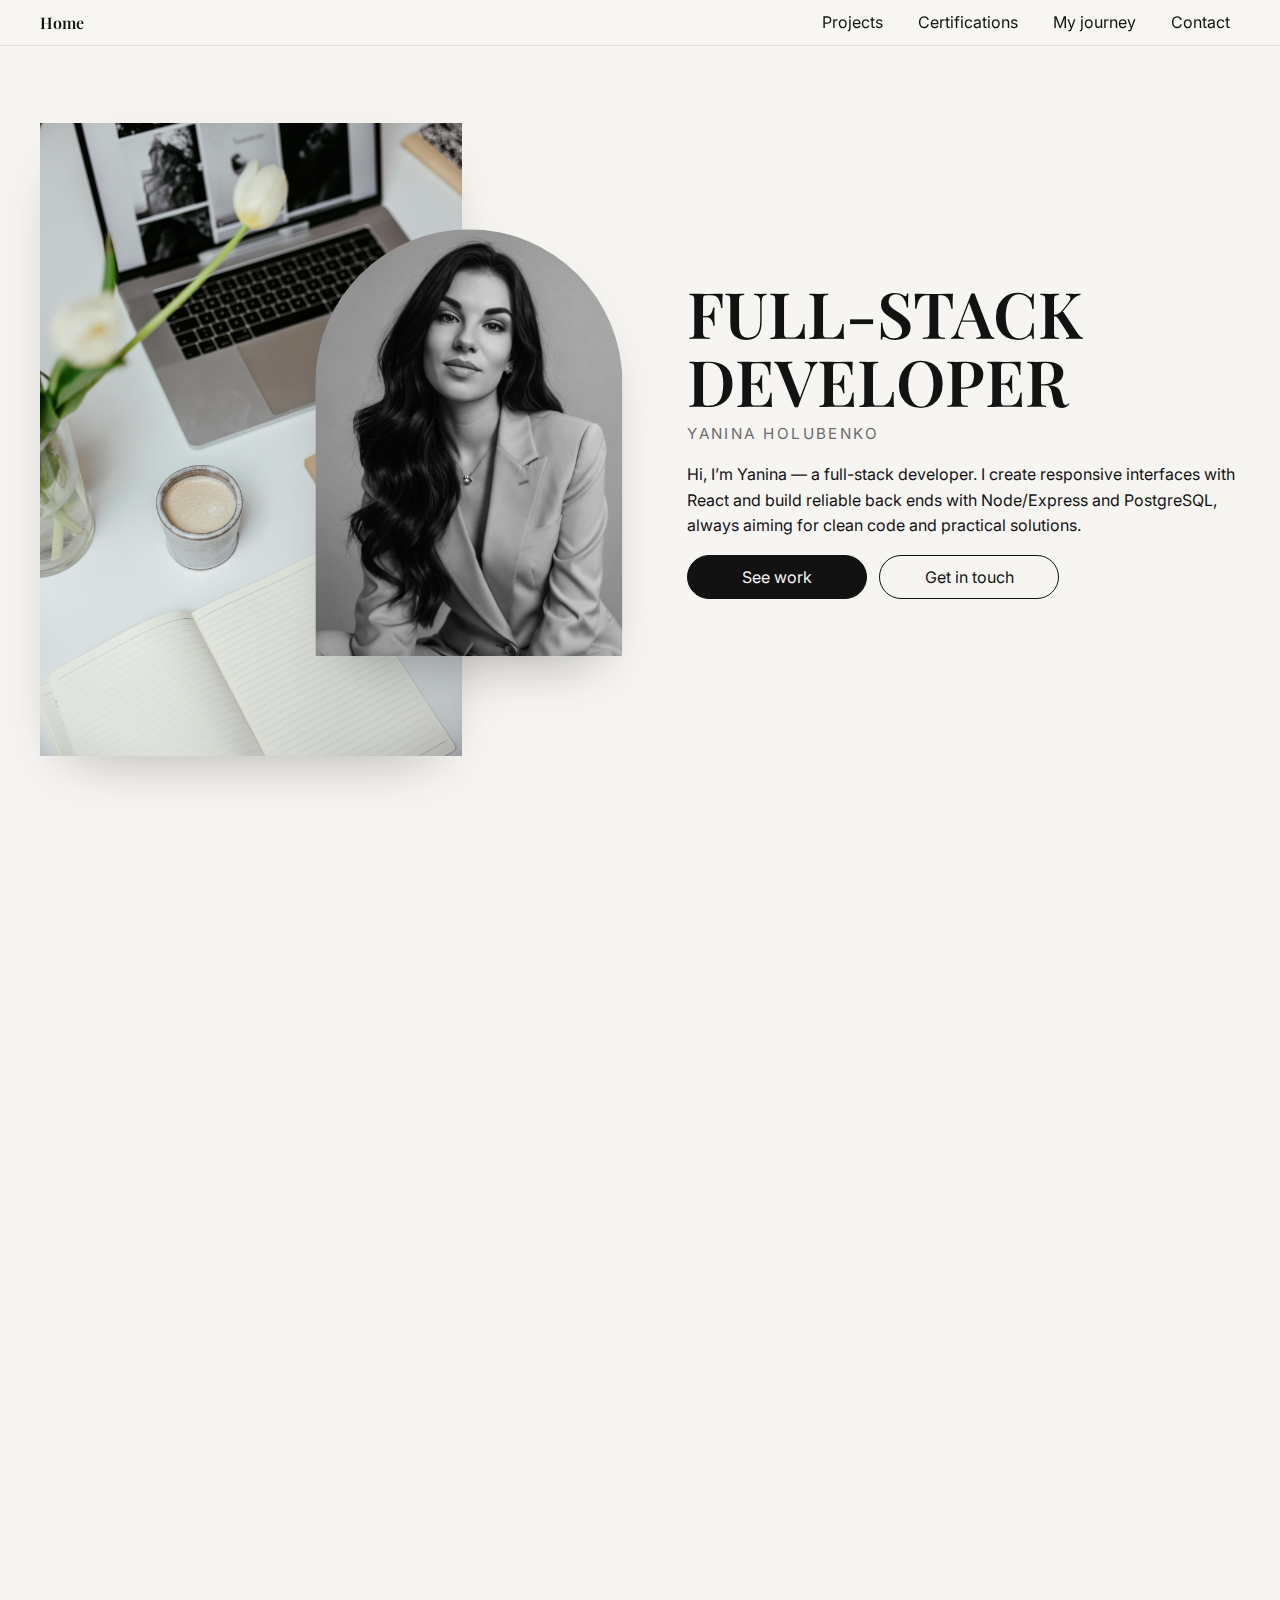
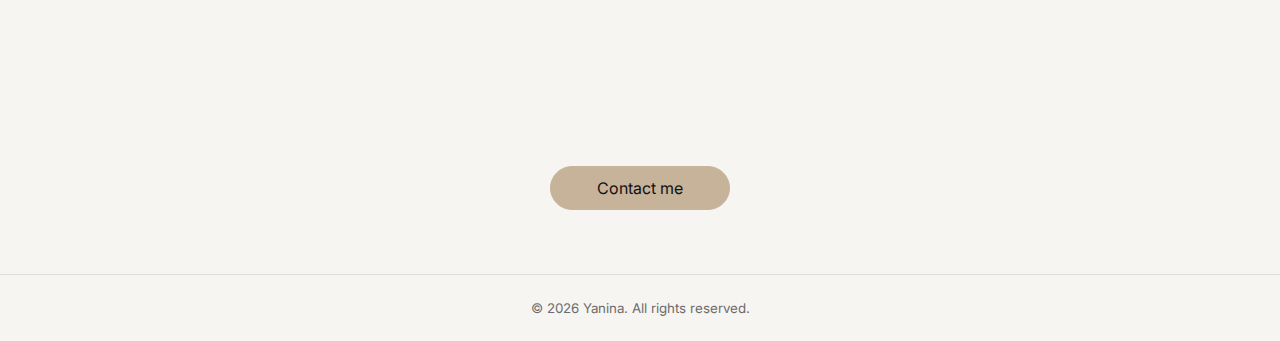
<file: index.html>
<!DOCTYPE html>
<html lang="en">

<head>
  <meta charset="utf-8">
  <meta name="viewport" content="width=device-width, initial-scale=1">
  <title>Yanina — Portfolio</title>
  <meta name="description" content="Yanina Holubenko — full-stack developer portfolio.">

  <link rel="preconnect" href="https://fonts.googleapis.com">
  <link rel="preconnect" href="https://fonts.gstatic.com" crossorigin>

  <link rel="stylesheet" href="styles/base.css">
</head>

<body>
  <header class="site-header">
    <div class="container header-inner">
      <a class="logo" href="#hero" aria-label="Home">Home</a>

      <!-- burger button -->
      <button class="burger" type="button" aria-label="Toggle menu" aria-controls="primary-nav" aria-expanded="false">
        <svg xmlns="http://www.w3.org/2000/svg" width="28" height="28" viewBox="0 0 24 24" fill="none"
          stroke="currentColor" stroke-width="2" stroke-linecap="round" stroke-linejoin="round">
          <line x1="3" y1="6" x2="21" y2="6"></line>
          <line x1="3" y1="12" x2="21" y2="12"></line>
          <line x1="3" y1="18" x2="21" y2="18"></line>
        </svg>
      </button>

      <nav class="nav" id="primary-nav" aria-label="Primary">
        <ul class="nav-list">
          <li><a href="#projects">Projects</a></li>
          <li><a href="#certs">Certifications</a></li>
          <li><a href="#journey">My journey</a></li>
          <li><a href="contact.html">Contact</a></li>
        </ul>
      </nav>
    </div>
  </header>

  <main id="content">
    <section id="hero" class="hero" aria-labelledby="hero-title">
      <div class="container hero-grid">
        <div class="hero-visual">
          <img class="hero-base" src="assets/images/7657399.jpg"
            alt="Workspace with laptop, tulips, coffee and notebook." loading="eager" decoding="async">
          <figure class="arch" aria-hidden="true">
            <img src="assets/images/2025-09-26_14-56-45.jpg" alt="" loading="eager" decoding="async">
          </figure>
        </div>

        <div class="hero-copy">
          <h1 id="hero-title" class="display">
            <span>FULL-STACK DEVELOPER</span>
          </h1>
          <p class="eyebrow">YANINA HOLUBENKO</p>
          <p class="lead">
            Hi, I’m Yanina — a full-stack developer. I create responsive interfaces with React and build reliable back
            ends with Node/Express and PostgreSQL, always aiming for clean code and practical solutions.
          </p>
          <div class="cta">
            <a class="btn" href="#projects">See work</a>
            <a class="btn ghost" href="contact.html">Get in touch</a>
          </div>
        </div>
      </div>
    </section>

    <!-- MY JOURNEY -->
    <section id="journey" class="section journey" aria-labelledby="journey-title">
      <div class="container journey-grid">
        <div class="journey-copy">
          <h2 id="journey-title" class="journey-heading reveal">
            <span>MY</span><br><span>JOURNEY</span>
          </h2>

          <p class="journey-sub reveal">
            I specialize in building thoughtful web products with a clean UI and dependable back end.
          </p>

          <p class="journey-text reveal">
            I completed a Full-Stack Engineer path, strengthened my JavaScript foundation, and learned to connect React
            front ends with Node/Express APIs and PostgreSQL databases. I enjoy turning ideas into simple, usable
            features and I keep learning every week.
          </p>
        </div>

        <figure class="journey-arch reveal" aria-hidden="true">
          <img src="assets/images/6177608.jpg" alt="">
        </figure>
      </div>
    </section>

    <!-- MY SKILLS -->
    <section id="skills" class="section skills" aria-labelledby="skills-title">
      <div class="container skills-grid">
        <h2 id="skills-title" class="skills-heading reveal">MY<br>SKILLS</h2>

        <figure class="skills-media reveal" aria-hidden="true">
          <img src="assets/images/-92904.jpg" alt="">
        </figure>

        <div class="skills-columns">
          <div class="skills-col reveal">
            <h3>Core</h3>
            <ul class="bullets">
              <li>HTML5, CSS3 (responsive layouts)</li>
              <li>JavaScript (ES6+)</li>
              <li>React</li>
              <li>Redux</li>
              <li>jQuery</li>
            </ul>
          </div>

          <div class="skills-col reveal">
            <h3>Back end &amp; Data</h3>
            <ul class="bullets">
              <li>Node.js, Express (REST APIs, auth)</li>
              <li>PostgreSQL (schema design, queries)</li>
              <li>Git &amp; GitHub</li>
              <li>PHP</li>
              <li>Python</li>
              <li>Java</li>
              <li>C#</li>
            </ul>
          </div>
          <div class="skills-col reveal">
            <h3>Other Tools &amp; Frameworks</h3>
            <ul class="bullets">
              <li>Bootstrap</li>
            </ul>
          </div>
        </div>
      </div>
    </section>

    <!-- PROJECTS -->
    <section id="projects" class="section" aria-labelledby="projects-title">
      <div class="container">
        <h2 id="projects-title" class="section-title reveal">Projects</h2>

        <ul class="project-list">
          <li class="reveal">
            <article class="project">
              <figure>
                <img src="assets/images/Reddit.png" alt="Reddit-like client preview." loading="lazy">
                <figcaption>
                  <h3>Reddit-style Client</h3>
                  <p>Responsive client with search and comments.</p>
                  <div class="sr-only" id="ts1">Tech stack</div>
                  <ul class="tags" aria-labelledby="ts1">
                    <li>React</li>
                    <li>Redux Toolkit</li>
                    <li>React Router</li>
                    <li>JavaScript</li>
                    <li>CSS</li>
                  </ul>
                  <p class="actions">
                    <a class="btn sm" href="https://yaninaholubenko.github.io/reddit-client/" target="_blank"
                      rel="noopener">Live</a>
                    <a class="btn sm ghost" href="https://github.com/YaninaHolubenko/reddit-client.git" target="_blank"
                      rel="noopener">GitHub</a>
                  </p>
                </figcaption>
              </figure>
            </article>
          </li>

          <li class="reveal">
            <article class="project">
              <figure>
                <img src="assets/images/iStore-API.png" alt="E-commerce REST API preview." loading="lazy">
                <figcaption>
                  <h3>E-commerce REST API</h3>
                  <p>Full-stack store app with authentication, carts, orders and Stripe checkout.</p>
                  <div class="sr-only" id="ts2">Tech stack</div>
                  <ul class="tags" aria-labelledby="ts2">
                    <li>Node.js</li>
                    <li>Express</li>
                    <li>PostgreSQL</li>
                    <li>Knex</li>
                    <li>React</li>
                    <li>Swagger</li>
                  </ul>
                  <p class="actions">
                    <a class="btn sm" href="https://store-client-ltdg.onrender.com/" target="_blank"
                      rel="noopener">Live</a>
                    <a class="btn sm ghost" href="https://github.com/YaninaHolubenko/store-api.git" target="_blank"
                      rel="noopener">GitHub</a>
                  </p>
                </figcaption>
              </figure>
            </article>
          </li>

          <li class="reveal">
            <article class="project">
              <figure>
                <img src="assets/images/to-do.png" alt="To-Do app preview." loading="lazy">
                <figcaption>
                  <h3>To-Do App</h3>
                  <p>Full-stack PERN task manager.</p>
                  <div class="sr-only" id="ts3">Tech stack</div>
                  <ul class="tags" aria-labelledby="ts3">
                    <li>React</li>
                    <li>Node.js</li>
                    <li>Express</li>
                    <li>PostgreSQL</li>
                    <li>JWT</li>
                    <li>Framer Motion</li>
                  </ul>
                  <p class="actions">
                    <a class="btn sm" href="#" target="_blank" rel="noopener">Live</a>
                    <a class="btn sm ghost" href="https://github.com/YaninaHolubenko/todo-app.git" target="_blank"
                      rel="noopener">GitHub</a>
                  </p>
                </figcaption>
              </figure>
            </article>
          </li>

          <li class="reveal">
            <article class="project">
              <figure>
                <img src="assets/images/portfolio.png" alt="This portfolio site preview." loading="lazy">
                <figcaption>
                  <h3>Portfolio</h3>
                  <p>Static site with scroll reveals and clean typography.</p>
                  <div class="sr-only" id="ts4">Tech stack</div>
                  <ul class="tags" aria-labelledby="ts4">
                    <li>HTML</li>
                    <li>CSS</li>
                    <li>JS</li>
                  </ul>
                  <p class="actions">
                    <a class="btn sm" href="#" target="_blank" rel="noopener">Live</a>
                    <a class="btn sm ghost" href="https://github.com/YaninaHolubenko/yanina-portfolio.git"
                      target="_blank" rel="noopener">GitHub</a>
                  </p>
                </figcaption>
              </figure>
            </article>
          </li>
        </ul>
      </div>
    </section>

    <section id="certs" class="section" aria-labelledby="certs-title">
      <div class="container">
        <h2 id="certs-title" class="section-title reveal">Certifications</h2>
        <ul class="cert-list">
          <li class="reveal">
            <article class="cert">
              <h3>JavaScript Essentials</h3>
              <a class="btn sm ghost" href="assets/certificates/299411716538067_certificate_of_completion.pdf"
                target="_blank" rel="noopener">View PDF</a>
            </article>
          </li>
          <li class="reveal">
            <article class="cert">
              <h3>Introduction to Python</h3>
              <a class="btn sm ghost" href="assets/certificates/299411716538154_certificate_of_completion.pdf"
                target="_blank" rel="noopener">View PDF</a>
            </article>
          </li>
          <li class="reveal">
            <article class="cert">
              <h3>HTML5 &amp; CSS3 Web Design Fundamentals with JavaScript</h3>
              <a class="btn sm ghost" href="assets/certificates/299411716538160_certificate_of_completion.pdf"
                target="_blank" rel="noopener">View PDF</a>
            </article>
          </li>
          <li class="reveal">
            <article class="cert">
              <h3>Codecademy — Full-Stack Engineer Career Path</h3>
              <a class="btn sm ghost" href="assets/certificates/java9410395610's profile _ Codecademy.pdf"
                target="_blank" rel="noopener">Profile PDF</a>
            </article>
          </li>
        </ul>
      </div>
    </section>

    <section id="cta" class="section cta" aria-labelledby="cta-title">
      <div class="container">
        <h2 id="cta-title" class="section-title reveal">Let’s build something useful.</h2>
        <a class="btn" href="contact.html">Contact me</a>
      </div>
    </section>
  </main>

  <footer class="site-footer">
    <div class="container">
      <small>© <time id="year"></time> Yanina. All rights reserved.</small>
    </div>
  </footer>

  <script src="scripts/main.js" defer></script>
</body>

</html>
</file>
<file: styles/base.css>
@import url("https://fonts.googleapis.com/css2?family=Inter:wght@300;400;600;700&family=Playfair+Display:wght@500;600&display=swap");

:root{
  --bg:#F7F5F2;
  --text:#121212;
  --muted:#6C6C6C;
  --accent:#C7B29A;
  --card:#FFFFFF;

  --container:1200px;
  --radius:20px;

  --font-sans:"Inter",system-ui,-apple-system,Segoe UI,Roboto,Arial,sans-serif;
  --font-serif:"Playfair Display",Georgia,"Times New Roman",serif;

  /* Desktop (unchanged) */
  --hero-base-w:clamp(420px,33vw,520px);
  --arch-w:clamp(260px,24vw,320px);
  --arch-top:48%;
  --hero-reserve:clamp(180px,14vw,260px);
  --column-gap:clamp(32px,3.5vw,56px);
}

/* Base */
*,*::before,*::after{box-sizing:border-box}
html,body{height:100%}
html{scroll-behavior:smooth;overflow-x:hidden}
body{
  margin:0;background:var(--bg);color:var(--text);
  font-family:var(--font-sans);line-height:1.6;
  -webkit-font-smoothing:antialiased;text-rendering:optimizeLegibility
}
img{
    display:block;
    max-width:100%;
    height:auto
}
.sr-only{position:absolute!important;
    width:1px;
    height:1px;padding:0;margin:-1px;overflow:hidden;clip:rect(0 0 0 0);white-space:nowrap;border:0}

/* Layout */
.container{width:min(100% - 4rem,var(--container));margin-inline:auto}
.container.narrow{width:min(100% - 3rem,840px)}
.section{padding:clamp(2rem,5vw,4rem) 0}
.section-title{font-family:var(--font-serif);font-weight:600;font-size:clamp(1.8rem,3.5vw,2.4rem);margin:0 0 1rem}
.lead{max-width:64ch}


/* Links/Buttons */
a{color:inherit;text-decoration:none}
a:hover{text-decoration:underline;text-underline-offset:2px}

.btn{
  --btn-h:44px;
  --btn-w:clamp(140px,22vw,180px);
  display:inline-flex;
  align-items:center;
  justify-content:center;
  height:var(--btn-h);
  width:var(--btn-w);
  padding:0 1.1rem;
  background:var(--text);
  color:var(--bg);
  border:1px solid var(--text);
  border-radius:999px;
  line-height:1;
  transition:transform .16s ease,background .16s ease,color .16s ease;
}
.btn:hover{transform:translateY(-1px);text-decoration:none}
.btn.ghost{background:transparent;color:var(--text)}
.btn.sm{
  --btn-h:36px;
  --btn-w:clamp(120px,24vw,150px);
  font-size:.95rem;
}
:where(a,button,.btn):focus-visible{outline:2px solid var(--accent);outline-offset:2px}

/* Header/Nav */
.site-header{position:sticky;top:0;z-index:20;background:color-mix(in srgb,var(--bg) 92%,transparent);backdrop-filter:blur(6px);border-bottom:1px solid color-mix(in srgb,var(--text) 10%,transparent)}
.header-inner{display:flex;align-items:center;justify-content:space-between;padding:.6rem 0}
.logo{font-family:var(--font-serif);font-weight:600}
.nav-list{display:flex;gap:1rem;list-style:none;margin:0;padding:0}
.nav-list a{padding:.35rem .6rem;border-radius:8px}
.nav-list a:hover{background:color-mix(in srgb,var(--text) 8%,transparent);text-decoration:none}
.nav-list a.is-active{background:color-mix(in srgb,var(--text) 10%,transparent)}

/* Hero */
.hero{padding:clamp(2.5rem,6vw,5rem) 0;}
.hero-grid{
  display:grid;
  grid-template-columns:calc(var(--hero-base-w) + var(--hero-reserve)) 1fr;
  align-items:center;
  column-gap:var(--column-gap);
}
.hero-visual{
  position:relative;
  width:var(--hero-base-w);
  justify-self:start;
  isolation:isolate;
}
.hero-base{
  width:100%;
  max-height:680px;
  box-shadow:0 24px 60px -30px rgba(0,0,0,.35);
  transform-origin:center;
  animation:baseGrow 1.1s ease .6s both;
}

/* Arch */
.arch{
  position:absolute;
  top:var(--arch-top);
  left:92%;
  transform:translate(-50%,-50%);
  width:var(--arch-w);
  border-radius:999px 999px 18px 18px;
  overflow:hidden;
  box-shadow:0 28px 60px -28px rgba(0,0,0,.35);
  z-index:2;
  animation:archFade .85s ease .1s both;
}
.arch img{
  display:block;
  width:100%;
  height:auto;
  object-fit:cover;
}

/* Copy */
.hero-copy .display{margin:0 0 .5rem;font-family:var(--font-serif);font-weight:600;line-height:1.05;font-size:clamp(2.2rem,6.3vw,4rem)}
.hero-copy .display span{display:block}
.hero-copy .eyebrow{margin:.25rem 0 1rem;color:var(--muted);font-size:.95rem;letter-spacing:.16em;text-transform:uppercase}
.hero-copy .lead{max-width:60ch}
.hero-copy .cta{
  margin-top:1rem;
  display:flex;
  gap:.75rem;
  flex-wrap:wrap;
}
.hero-copy .cta .btn{
  flex:0 0 var(--btn-w);
  justify-content:center;
}

/* Projects */
.project-list{
  list-style:none;
  padding:0;
  margin:0;
  display:grid;
  gap:clamp(1rem,2vw,1.25rem);
  grid-template-columns:repeat(auto-fit,minmax(260px,1fr));
  align-items:stretch;               
}
.project-list > li{                   
  display:flex;
}

.project{                            
  display:flex;
  height:100%;
  width:100%;
}

.project figure{
  margin:0;
  background:var(--card);
  border:1px solid color-mix(in srgb,var(--text) 10%,transparent);
  box-shadow:0 24px 60px -30px rgba(0,0,0,.35);
  overflow:hidden;
  display:flex;
  flex-direction:column;
  height:100%;                        
  transition:transform .18s ease,box-shadow .18s ease;
}
.project figure:hover{transform:translateY(-2px);box-shadow:0 10px 28px -18px color-mix(in srgb,var(--text) 50%,transparent)}
.project img{width:100%;height:220px;object-fit:cover}
.project figcaption{padding:1rem;display:flex;flex-direction:column;gap:.5rem;flex:1}
.tags{display:flex;flex-wrap:wrap;gap:.5rem;list-style:none;padding:0;margin:.25rem 0 .5rem}
.tags li{font-size:.85rem;color:var(--muted);border:1px solid color-mix(in srgb,var(--text) 14%,transparent);padding:.25rem .5rem;border-radius:999px}
.actions{display:flex;gap:.5rem;margin-top:auto}

/* Certifications */
.cert-list {
  list-style: none;
  margin: 0;
  padding: 0;
  display: grid;
  gap: 1rem;
  grid-template-columns: repeat(auto-fit, minmax(280px, 1fr));
  align-items: stretch; 
}

.cert {
  background: var(--card);
  border: 1px solid color-mix(in srgb, var(--text) 10%, transparent);
  border-radius: 0; 
  padding: 1rem;
  height: 100%;
  display: flex;
  flex-direction: column;
  justify-content: space-between; 
}


/* Skills */
.skills-grid{
  display:grid;
  grid-template-columns:auto 1fr;
  align-items:start;
  gap:clamp(20px,4vw,48px);
}
.skills-heading{
  font-family:var(--font-serif);
  font-weight:600;
  line-height:.9;
  font-size:clamp(2.4rem,8vw,4.5rem);
  margin:0;
  grid-column:1 / -1;
}
.skills-media{
  margin:0;
  width:min(38vw,460px);
  overflow:hidden;
  box-shadow:0 24px 60px -30px rgba(0,0,0,.35);
}
.skills-media img{
    width:100%;
    height:100%;
    object-fit:cover;
}
.skills-columns{
  display:grid;
  grid-template-columns:1fr 1fr;
  gap:clamp(16px,3vw,32px);
}
.skills-col h3{margin:.25rem 0 .5rem;font-size:1.2rem}
.bullets{margin:0;padding-left:1.1rem;color:var(--muted)}
.bullets li{margin:.35rem 0}

/* Journey */
.journey-grid{
  display:grid;
  grid-template-columns:1.1fr 1fr;
  align-items:center;
  gap:clamp(24px,4vw,48px);
}
.journey-heading{
  font-family:var(--font-serif);
  font-weight:600;
  line-height:0.95;
  font-size:clamp(2.4rem,8vw,4.5rem);
  margin:0 0 1rem;
}
.journey-sub{
  font-size:clamp(1.1rem,2.5vw,1.35rem);
  color:var(--text);
  margin:.25rem 0 1rem;
}
.journey-text{
  color:var(--muted);
  max-width:48ch;
}
.journey-arch{
  margin:0;
  width:clamp(280px,42vw,520px);
  justify-self:end;
  border-radius:999px 999px 0 0;
  overflow:hidden;
  background:var(--card);
  box-shadow:0 24px 60px -30px rgba(0,0,0,.35);
}
.journey-arch img{
  width:100%;
  height:100%;
  object-fit:cover;

}

/* CTA */
.section.cta{text-align:center}
.section.cta .btn{margin-top:.75rem;background:var(--accent);color:#111;border-color:var(--accent)}

/* Footer */
.site-footer{border-top:1px solid color-mix(in srgb,var(--text) 10%,transparent);padding:1.25rem 1rem;color:var(--muted);text-align:center}

/* Motion */
.reveal{opacity:0;transform:translateY(12px);transition:opacity .5s ease, transform .5s ease}
.reveal.is-visible{opacity:1;transform:translateY(0)}

@keyframes archFade{from{opacity:0;transform:translate(-50%,-40%)}to{opacity:1;transform:translate(-50%,-50%)}}
@keyframes baseGrow{from{transform:scale(.975)}to{transform:scale(1)}}

@media (prefers-reduced-motion:reduce){
  .arch,.hero-base{animation:none!important}
  .reveal{opacity:1;transform:none}
}

/* ---------------- Responsive ---------------- */

/* Tablet */
@media (max-width:900px){
  :root{
    --overlap:.5;
    --hero-base-w:70vw;
    --arch-w:42vw;
    --hero-reserve:calc((1 - var(--overlap)) * var(--arch-w));
  }
  .container{width:min(100% - 2rem,var(--container))}
  .hero-grid{grid-template-columns:calc(var(--hero-base-w) + var(--hero-reserve)) 1fr}
  .hero-visual{width:var(--hero-base-w);padding-right:var(--hero-reserve)}
  .arch{
    top:47%;
    left:calc(100% - (var(--overlap) * var(--arch-w)));
    transform:translate(-50%,-50%);
  }

  .skills-grid{grid-template-columns:1fr}
  .skills-heading{grid-column:1/-1}
  .skills-media{width:100%}
  .skills-columns{grid-template-columns:1fr 1fr}

  .journey-grid{
    grid-template-columns:1fr 1fr;
  }
  .journey-arch{justify-self:center;width:min(520px,46vw)}
}

/* Mobile */
@media (max-width:560px){
  :root{
    --overlap:.5;
    --hero-base-w:68vw;
    --arch-w:36vw;
    --hero-reserve:calc((1 - var(--overlap)) * var(--arch-w));
  }
  .container{width:min(100% - 2rem,var(--container))}
  .hero{overflow:hidden}
  .hero-grid{
    grid-template-columns:1fr;
    row-gap:1.25rem;
    justify-items:center;
  }
  .hero-visual{
    width:var(--hero-base-w);
    padding-right:var(--hero-reserve);
    justify-self:center;
    position:relative;
  }
  .arch{
    top:45%;
    left:calc(100% - (var(--overlap) * var(--arch-w)));
    transform:translate(-50%,-50%);
  }
  .hero-copy{
    text-align:center;
    overflow-wrap:anywhere;
    word-break:break-word;
  }
  .lead{margin-inline:auto}

  .skills-columns{grid-template-columns:1fr}

  .journey-grid{
    grid-template-columns:1fr;
    gap:1.5rem;
    text-align:left;
  }
  .journey-heading{font-size:clamp(2.2rem,10vw,3.2rem)}
  .journey-arch{
    justify-self:center;
    width:72vw;
  }
}

/* Contact card */
.card{
  background:var(--card);
  border:1px solid color-mix(in srgb,var(--text) 10%,transparent);
  border-radius:var(--radius);
  padding:1rem;
}

/* Contact photo */
.contact-photo {
  text-align: center;
  padding: 2rem 0;
}
.contact-photo img {
  width: 80%;
  height: auto;
  margin-inline: auto;
  display: block;
  box-shadow: 0 20px 50px -28px rgba(0,0,0,.25);
}

/* ------------------------------------------------------------------
   Burger + mobile nav (desktop-safe)
-------------------------------------------------------------------*/

/* default (desktop) */
.burger{
  display:none;            /* hidden on desktop */
  margin-left:auto;        /* push to the right when visible */
  background:transparent;
  border:0;
  padding:0;
}

/* animate burger → X */
.burger svg line{
  transition:transform .25s ease, opacity .25s ease;
  transform-origin:center;
}
.burger[aria-expanded="true"] svg line:nth-child(1){
  transform:rotate(45deg) translate(4px,4px);
}
.burger[aria-expanded="true"] svg line:nth-child(2){
  opacity:0;
}
.burger[aria-expanded="true"] svg line:nth-child(3){
  transform:rotate(-45deg) translate(4px,-4px);
}

/* desktop nav stays inline */
.nav{ position:static; }
.nav .nav-list{
  display:flex;
  gap:1rem;
}

/* ------------------------------------------------------------------
   Mobile
-------------------------------------------------------------------*/
@media (max-width:760px){
  /* show burger on mobile */
  .burger{
    display:inline-flex;
    align-items:center;
    justify-content:center;
    width:42px; height:42px;
    border:1px solid color-mix(in srgb,var(--text) 12%, transparent);
    border-radius:12px;
    cursor:pointer;
  }
  .burger:focus-visible{
    outline:2px solid var(--accent);
    outline-offset:2px;
  }

  /* dropdown menu */
  .nav{ position:relative; }

  .nav .nav-list{
    position:absolute;
    right:0;
    top:calc(100% + .5rem);
    min-width:220px;
    padding:.5rem;
    display:flex;
    flex-direction:column;
    gap:.25rem;
    background:var(--card);
    border:1px solid color-mix(in srgb,var(--text) 10%,transparent);
    border-radius:12px;
    box-shadow:0 16px 40px -22px rgba(0,0,0,.35);
    z-index:30;

    /* closed state */
    opacity:0;
    visibility:hidden;
    transform:translateY(-8px);
    transition:opacity .18s ease, transform .18s ease, visibility 0s linear .18s;
  }

  /* open state toggled by JS: nav.classList.toggle('is-open') */
  .nav.is-open .nav-list{
    opacity:1;
    visibility:visible;
    transform:translateY(0);
    transition:opacity .18s ease, transform .18s ease;
  }

  .nav .nav-list a{
    display:block;
    padding:.6rem .75rem;
    border-radius:8px;
  }
  .nav .nav-list a:hover{
    background:color-mix(in srgb,var(--text) 8%, transparent);
    text-decoration:none;
  }

  /* hide inline layout spacing from desktop */
  .header-inner{ gap:.5rem; }
}
</file>
